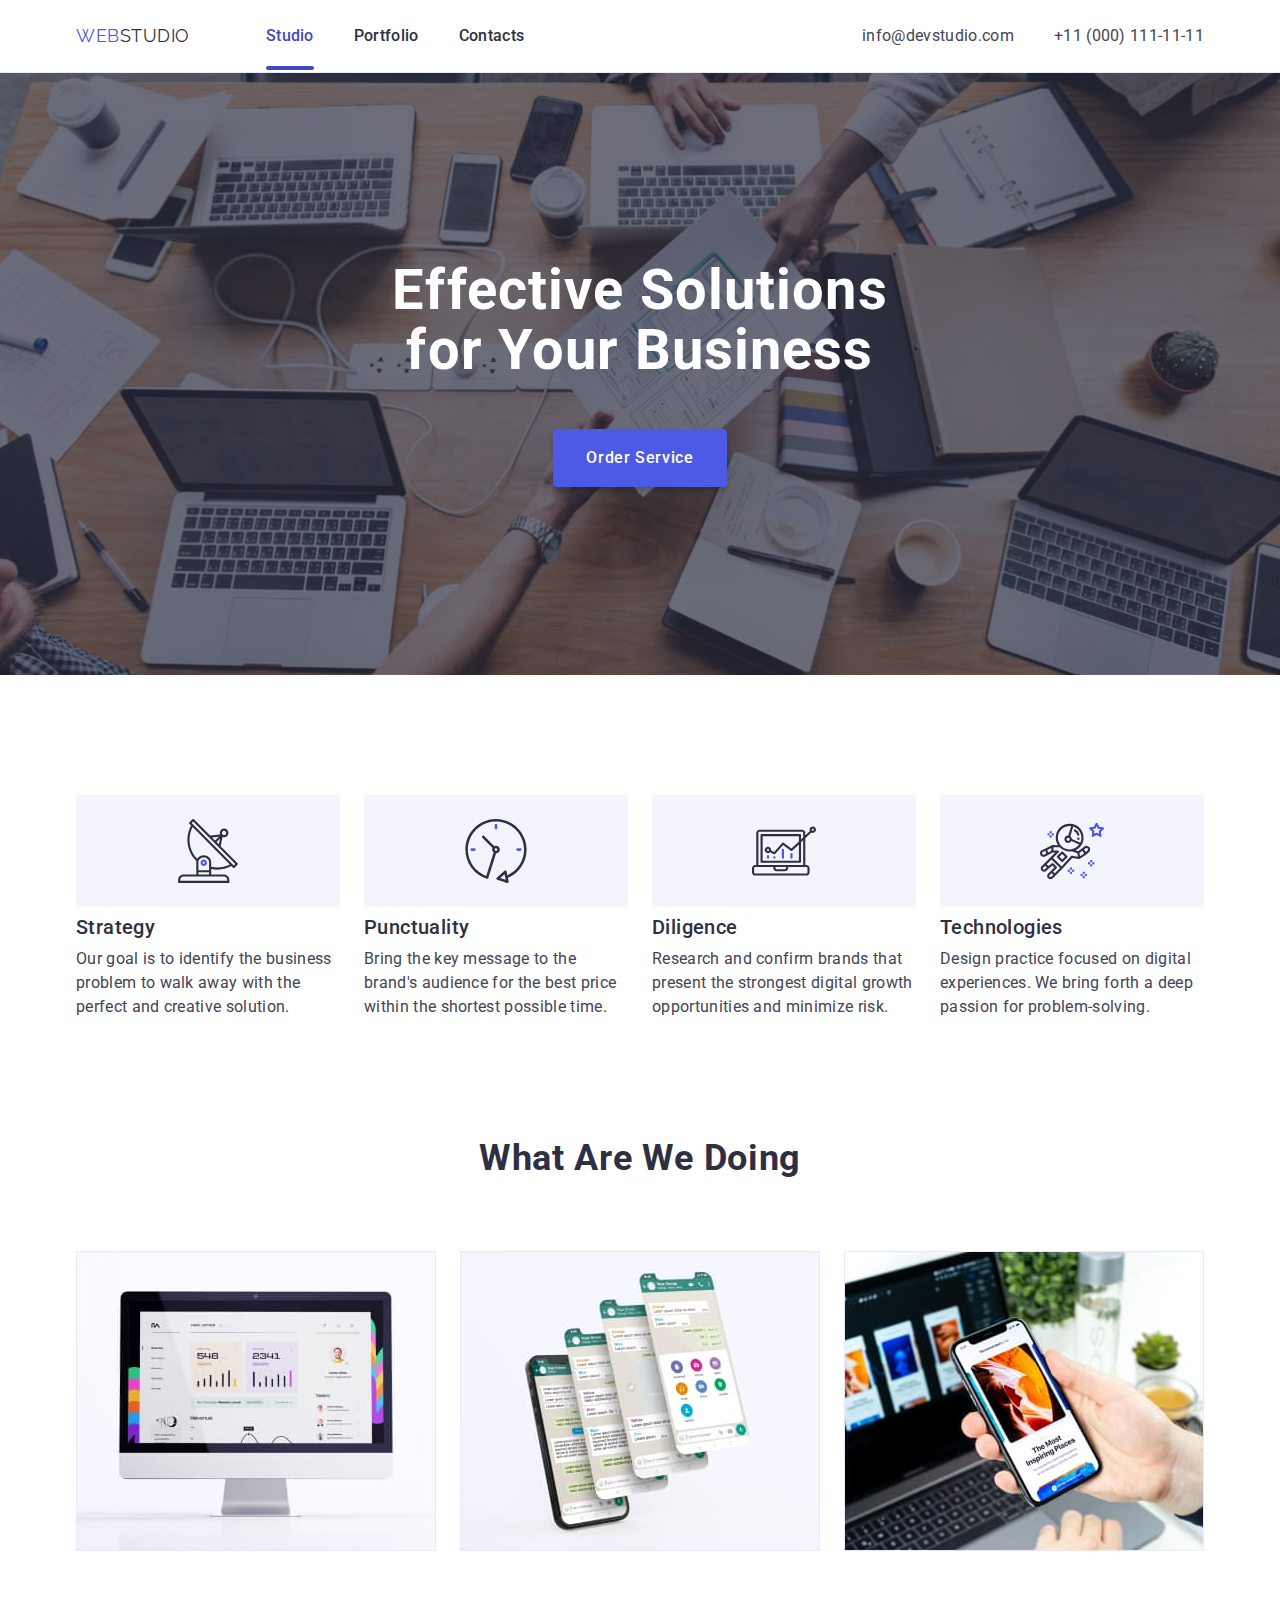
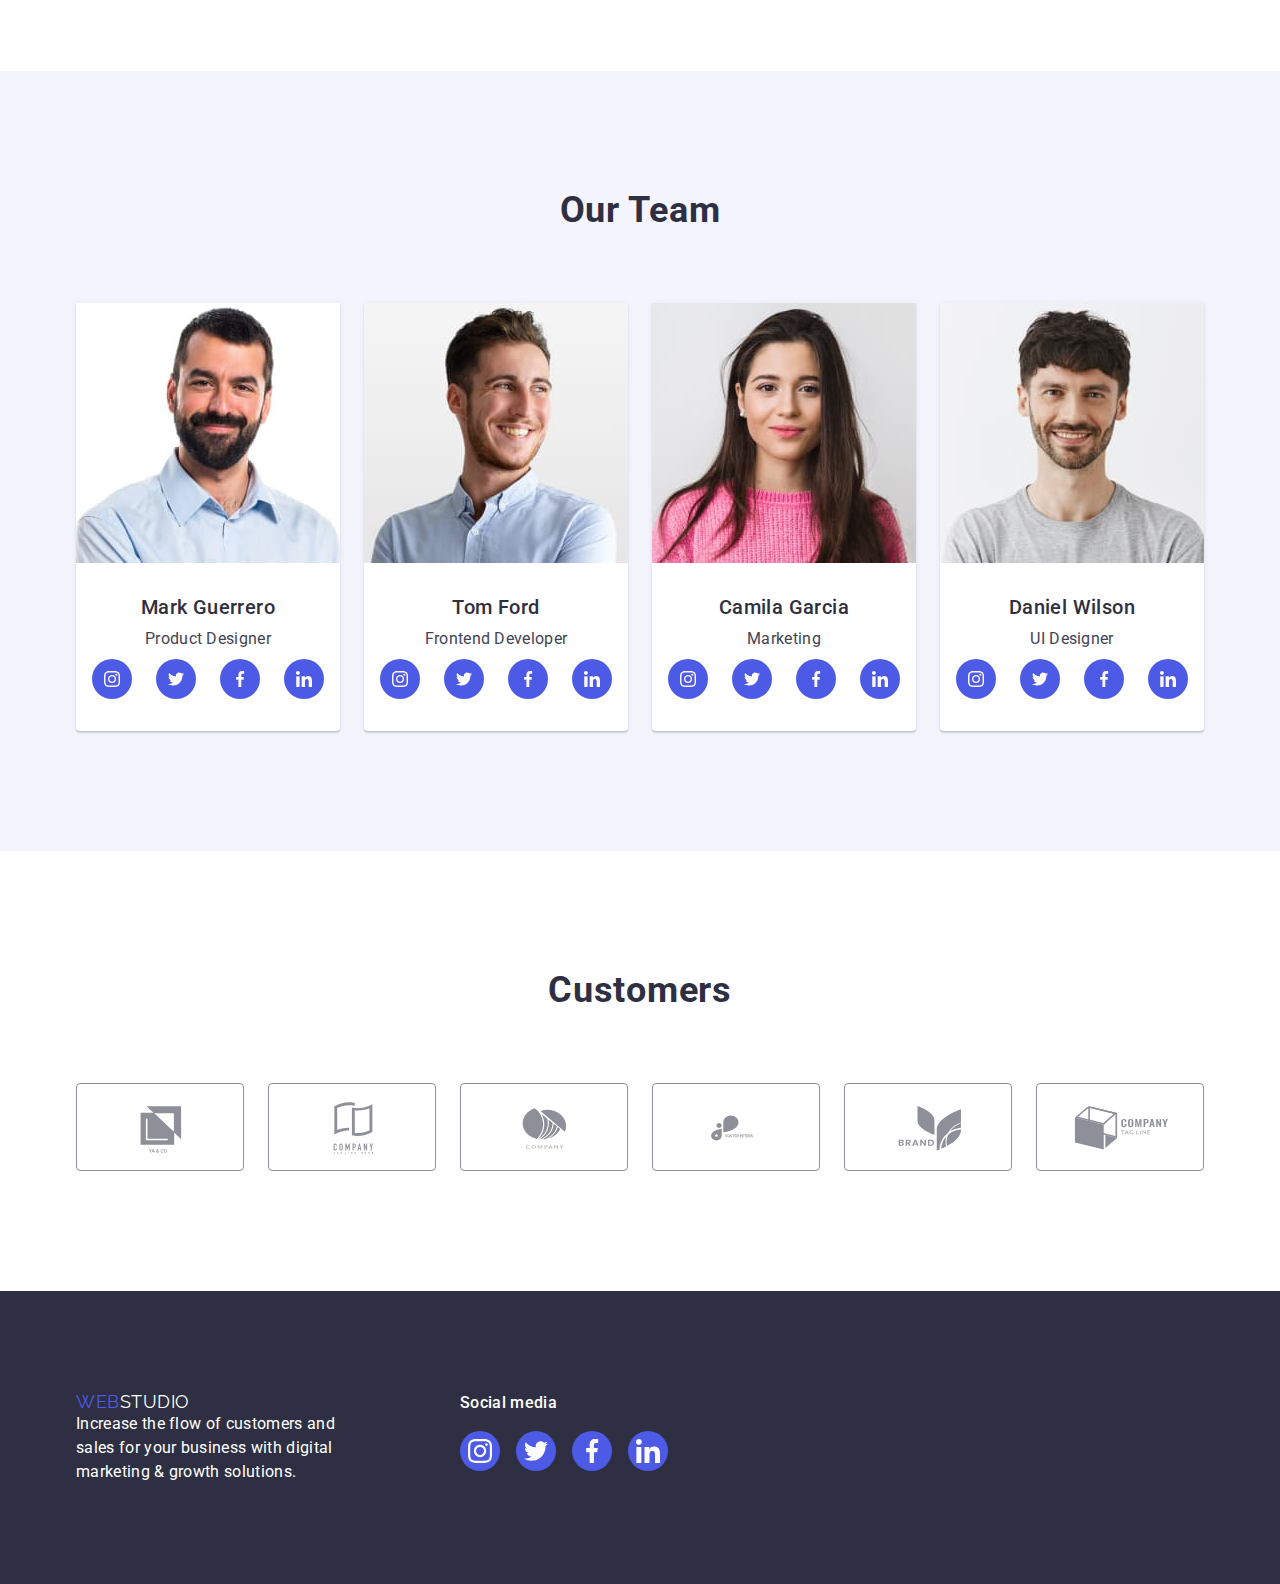
<file: index.html>
<!DOCTYPE html>
<html lang="en">
  <head>
    <meta charset="UTF-8" />
    <meta name="viewport" content="width=device-width, initial-scale=1.0" />
    <title>Homework 4</title>
    <link rel="preconnect" href="https://fonts.googleapis.com" />
    <link rel="preconnect" href="https://fonts.gstatic.com" crossorigin />
    <link
      href="https://fonts.googleapis.com/css2?family=Raleway:wght@800&family=Roboto:wght@400;500;700&display=swap"
      rel="stylesheet"
    />
    <link
      rel="stylesheet"
      href="https://cdnjs.cloudflare.com/ajax/libs/modern-normalize/2.0.0/modern-normalize.min.css"
    />
    <link rel="stylesheet" href="./css/styles.css" />
  </head>
  <body>
    <header class="header">
      <div class="container">
        <nav class="header-navigation-section">
          <a href="./index.html" class="logo link">
            Web<span class="web_logo">Studio</span>
          </a>
          <ul class="nav-list list">
            <li class="nav-list-items">
              <a href="./index.html" class="current nav-link link"
                >Studio
                <div class="underline"></div
              ></a>
            </li>
            <li class="nav-list-items">
              <a href="./portfolio.html" class="nav-link link">Portfolio </a>
            </li>
            <li class="nav-list-items">
              <a href="" class="nav-link link">Contacts </a>
            </li>
          </ul>
        </nav>
        <address class="header-navigation-address">
          <ul class="address-list list">
            <li class="address-list-items">
              <a href="mailto:info@devstudio.com" class="connect link"
                >info@devstudio.com
              </a>
            </li>
            <li class="address-list-items">
              <a href="tel:+110001111111" class="connect link">+11 (000) 111-11-11</a>
            </li>
          </ul>
        </address>
      </div>
    </header>
    <main>
      <section class="hero section-a section">
        <div class="container hero-container">
          <h1 class="h-hero">Effective Solutions for Your Business</h1>
          <button type="button" class="main_button" data-modal-open>Order Service</button>
        </div>
      </section>
      <section class="section-b section">
        <div class="container">
          <h2 class="visually-hidden">Description</h2>
          <ul class="list discription-list">
            <li class="discription-list-items anthena-icon">
              <div class="description-icons-div">
                <svg class="description-icons" width="64" height="64">
                  <use href="./images/icons.svg#icon-description-one"></use>
                </svg>
              </div>
              <h3 class="desc-three">Strategy</h3>
              <p class="desc-p">
                Our goal is to identify the business problem to walk away with the perfect
                and creative solution.
              </p>
            </li>
            <li class="discription-list-items clock-icon">
              <div class="description-icons-div">
                <svg class="description-icons" width="64" height="64">
                  <use href="./images/icons.svg#icon-description-two"></use>
                </svg>
              </div>
              <h3 class="desc-three">Punctuality</h3>
              <p class="desc-p">
                Bring the key message to the brand's audience for the best price within
                the shortest possible time.
              </p>
            </li>
            <li class="discription-list-items computer-icon">
              <div class="description-icons-div">
                <svg class="description-icons" width="64" height="64">
                  <use href="./images/icons.svg#icon-description-three"></use>
                </svg>
              </div>
              <h3 class="desc-three">Diligence</h3>
              <p class="desc-p">
                Research and confirm brands that present the strongest digital growth
                opportunities and minimize risk.
              </p>
            </li>
            <li class="discription-list-items cosmo-icon">
              <div class="description-icons-div">
                <svg class="description-icons" width="64" height="64">
                  <use href="./images/icons.svg#icon-discription-four"></use>
                </svg>
              </div>
              <h3 class="desc-three">Technologies</h3>
              <p class="desc-p">
                Design practice focused on digital experiences. We bring forth a deep
                passion for problem-solving.
              </p>
            </li>
          </ul>
        </div>
      </section>
      <section class="section-c section">
        <div class="container">
          <h2 class="all-two">What are we doing</h2>
          <ul class="list discription-list-img">
            <li class="discription-list-img-items">
              <img src="./images/what-1.jpg" alt="monitor" width="360" height="300" />
            </li>
            <li class="discription-list-img-items">
              <img
                src="./images/what-2.jpg"
                alt="multiple-screen"
                width="360"
                height="300"
              />
            </li>
            <li class="discription-list-img-items">
              <img
                src="./images/what-3.jpg"
                alt="mobile-phone"
                width="360"
                height="300"
              />
            </li>
          </ul>
        </div>
      </section>
      <section class="team_section section-d section">
        <div class="container">
          <h2 class="all-two">Our Team</h2>
          <ul class="list team-cards-list">
            <li class="team-cards-items">
              <img
                src="./images/product-designer.jpg"
                alt="Designer"
                width="264"
                height="260"
              />
              <div class="team-cards-text">
                <h3 class="desc-three">Mark Guerrero</h3>
                <p class="desc-p">Product Designer</p>
                <ul class="social-media-list-team">
                  <li class="social-media-list-items-team">
                    <a
                      class="link team-social-link"
                      href="https://instagram.com"
                      target="_blank"
                      ><svg class="icon team-icon" width="16" height="16">
                        <use
                          class="footer-social"
                          href="./images/icons.svg#icon-instagram"
                        ></use>
                      </svg>
                    </a>
                  </li>
                  <li class="social-media-list-items-team">
                    <a
                      class="link team-social-link"
                      href="https://twitter.com"
                      target="_blank"
                      ><svg class="icon team-icon" width="16" height="16">
                        <use
                          class="footer-social"
                          href="./images/icons.svg#icon-twitter"
                        ></use>
                      </svg>
                    </a>
                  </li>
                  <li class="social-media-list-items-team">
                    <a
                      class="link team-social-link"
                      href="https://facebook.com"
                      target="_blank"
                    >
                      <svg class="icon team-icon" width="16" height="16">
                        <use
                          class="footer-social"
                          href="./images/icons.svg#icon-facebook"
                        ></use>
                      </svg>
                    </a>
                  </li>
                  <li class="social-media-list-items-team">
                    <a
                      class="link team-social-link"
                      href="https://linkedin.com"
                      target="_blank"
                    >
                      <svg class="icon team-icon" width="16" height="16">
                        <use
                          class="footer-social"
                          href="./images/icons.svg#icon-linkedin"
                        ></use>
                      </svg>
                    </a>
                  </li>
                </ul>
              </div>
            </li>
            <li class="team-cards-items">
              <img
                src="./images/front-end-dev.jpg"
                alt="Frontend developer"
                width="264"
                height="260"
              />
              <div class="team-cards-text">
                <h3 class="desc-three">Tom Ford</h3>
                <p class="desc-p">Frontend Developer</p>
                <ul class="social-media-list-team">
                  <li class="social-media-list-items-team">
                    <a
                      class="link team-social-link"
                      href="https://instagram.com"
                      target="_blank"
                      ><svg class="icon team-icon" width="16" height="16">
                        <use
                          class="footer-social"
                          href="./images/icons.svg#icon-instagram"
                        ></use>
                      </svg>
                    </a>
                  </li>
                  <li class="social-media-list-items-team">
                    <a
                      class="link team-social-link"
                      href="https://twitter.com"
                      target="_blank"
                      ><svg class="icon team-icon" width="16" height="16">
                        <use
                          class="footer-social"
                          href="./images/icons.svg#icon-twitter"
                        ></use>
                      </svg>
                    </a>
                  </li>
                  <li class="social-media-list-items-team">
                    <a
                      class="link team-social-link"
                      href="https://facebook.com"
                      target="_blank"
                    >
                      <svg class="icon team-icon" width="16" height="16">
                        <use
                          class="footer-social"
                          href="./images/icons.svg#icon-facebook"
                        ></use>
                      </svg>
                    </a>
                  </li>
                  <li class="social-media-list-items-team">
                    <a
                      class="link team-social-link"
                      href="https://linkedin.com"
                      target="_blank"
                    >
                      <svg class="icon team-icon" width="16" height="16">
                        <use
                          class="footer-social"
                          href="./images/icons.svg#icon-linkedin"
                        ></use>
                      </svg>
                    </a>
                  </li>
                </ul>
              </div>
            </li>
            <li class="team-cards-items">
              <img
                src="./images/marketologist.jpg"
                alt="Marketologist"
                width="264"
                height="260"
              />
              <div class="team-cards-text">
                <h3 class="desc-three">Camila Garcia</h3>
                <p class="desc-p">Marketing</p>
                <ul class="social-media-list-team">
                  <li class="social-media-list-items-team">
                    <a
                      class="link team-social-link"
                      href="https://instagram.com"
                      target="_blank"
                      ><svg class="icon team-icon" width="16" height="16">
                        <use
                          class="footer-social"
                          href="./images/icons.svg#icon-instagram"
                        ></use>
                      </svg>
                    </a>
                  </li>
                  <li class="social-media-list-items-team">
                    <a
                      class="link team-social-link"
                      href="https://twitter.com"
                      target="_blank"
                      ><svg class="icon team-icon" width="16" height="16">
                        <use
                          class="footer-social"
                          href="./images/icons.svg#icon-twitter"
                        ></use>
                      </svg>
                    </a>
                  </li>
                  <li class="social-media-list-items-team">
                    <a
                      class="link team-social-link"
                      href="https://facebook.com"
                      target="_blank"
                    >
                      <svg class="icon team-icon" width="16" height="16">
                        <use
                          class="footer-social"
                          href="./images/icons.svg#icon-facebook"
                        ></use>
                      </svg>
                    </a>
                  </li>
                  <li class="social-media-list-items-team">
                    <a
                      class="link team-social-link"
                      href="https://linkedin.com"
                      target="_blank"
                    >
                      <svg class="icon team-icon" width="16" height="16">
                        <use
                          class="footer-social"
                          href="./images/icons.svg#icon-linkedin"
                        ></use>
                      </svg>
                    </a>
                  </li>
                </ul>
              </div>
            </li>
            <li class="team-cards-items">
              <img src="./images/designer.jpg" alt="designer" width="264" height="260" />
              <div class="team-cards-text">
                <h3 class="desc-three">Daniel Wilson</h3>
                <p class="desc-p">UI Designer</p>
                <ul class="social-media-list-team">
                  <li class="social-media-list-items-team">
                    <a
                      class="link team-social-link"
                      href="https://instagram.com"
                      target="_blank"
                      ><svg class="icon team-icon" width="16" height="16">
                        <use
                          class="footer-social"
                          href="./images/icons.svg#icon-instagram"
                        ></use>
                      </svg>
                    </a>
                  </li>
                  <li class="social-media-list-items-team">
                    <a
                      class="link team-social-link"
                      href="https://twitter.com"
                      target="_blank"
                      ><svg class="icon team-icon" width="16" height="16">
                        <use
                          class="footer-social"
                          href="./images/icons.svg#icon-twitter"
                        ></use>
                      </svg>
                    </a>
                  </li>
                  <li class="social-media-list-items-team">
                    <a
                      class="link team-social-link"
                      href="https://facebook.com"
                      target="_blank"
                    >
                      <svg class="icon team-icon" width="16" height="16">
                        <use
                          class="footer-social"
                          href="./images/icons.svg#icon-facebook"
                        ></use>
                      </svg>
                    </a>
                  </li>
                  <li class="social-media-list-items-team">
                    <a
                      class="link team-social-link"
                      href="https://linkedin.com"
                      target="_blank"
                    >
                      <svg class="icon team-icon" width="16" height="16">
                        <use
                          class="footer-social"
                          href="./images/icons.svg#icon-linkedin"
                        ></use>
                      </svg>
                    </a>
                  </li>
                </ul>
              </div>
            </li>
          </ul>
        </div>
      </section>
      <section class="section customers-section section-f">
        <div class="container">
          <h2 class="all-two">Customers</h2>
          <ul class="customers-list list">
            <li class="customers-list-items">
              <a href="" class="link customer-links">
                <svg class="icon customers" width="104" height="56">
                  <use href="./images/icons.svg#icon-customer-one"></use>
                </svg>
              </a>
            </li>
            <li class="customers-list-items">
              <a href="" class="link customer-links">
                <svg class="icon customers" width="104" height="56">
                  <use href="./images/icons.svg#icon-customer-two"></use>
                </svg>
              </a>
            </li>
            <li class="customers-list-items">
              <a href="" class="link customer-links">
                <svg class="icon customers" width="104" height="56">
                  <use href="./images/icons.svg#icon-customer-three"></use>
                </svg>
              </a>
            </li>
            <li class="customers-list-items">
              <a href="" class="link customer-links">
                <svg class="icon customers" width="104" height="56">
                  <use href="./images/icons.svg#icon-customer-four"></use>
                </svg>
              </a>
            </li>
            <li class="customers-list-items">
              <a href="" class="link customer-links">
                <svg class="icon customers" width="104" height="56">
                  <use href="./images/icons.svg#icon-customer-five"></use>
                </svg>
              </a>
            </li>
            <li class="customers-list-items">
              <a href="" class="link customer-links">
                <svg class="icon customers" width="104" height="56">
                  <use href="./images/icons.svg#icon-customer-six"></use>
                </svg>
              </a>
            </li>
          </ul>
        </div>
      </section>
    </main>
    <footer class="footer">
      <div class="container footer-div">
        <div class="logo-text">
          <a href="./index.html" class="logo link logo-bottom"
            >Web<span class="web_logo white_logo">Studio</span></a
          >
          <p class="footer-p">
            Increase the flow of customers and sales for your business with digital
            marketing & growth solutions.
          </p>
        </div>
        <div class="social-media">
          <p class="social-media-paragraph">Social media</p>
          <ul class="social-media-list">
            <li class="social-media-list-items">
              <a
                class="link foter-icon-links"
                href="https://instagram.com"
                target="_blank"
                ><svg class="icon footer-icon" width="24" height="24">
                  <use
                    class="footer-social"
                    href="./images/icons.svg#icon-instagram"
                  ></use>
                </svg>
              </a>
            </li>
            <li class="social-media-list-items">
              <a class="link foter-icon-links" href="https://twitter.com" target="_blank"
                ><svg class="icon footer-icon" width="24" height="24">
                  <use class="footer-social" href="./images/icons.svg#icon-twitter"></use>
                </svg>
              </a>
            </li>
            <li class="social-media-list-items">
              <a
                class="link foter-icon-links"
                href="https://facebook.com"
                target="_blank"
              >
                <svg class="icon footer-icon" width="24" height="24">
                  <use
                    class="footer-social"
                    href="./images/icons.svg#icon-facebook"
                  ></use>
                </svg>
              </a>
            </li>
            <li class="social-media-list-items">
              <a
                class="link foter-icon-links"
                href="https://linkedin.com"
                target="_blank"
              >
                <svg class="icon footer-icon" width="24" height="24">
                  <use
                    class="footer-social"
                    href="./images/icons.svg#icon-linkedin"
                  ></use>
                </svg>
              </a>
            </li>
          </ul>
        </div>
      </div>
    </footer>
    <div data-modal class="backdrop is-hidden">
      <div class="modal">
        <button data-modal-close class="modal-btn" type="button">
          <svg class="modal-button-icon" width="8" height="8">
            <use href="./images/icons.svg#cross"></use>
          </svg>
        </button>
      </div>
    </div>
    <script src="./js/modal.js"></script>
  </body>
</html>
</file>
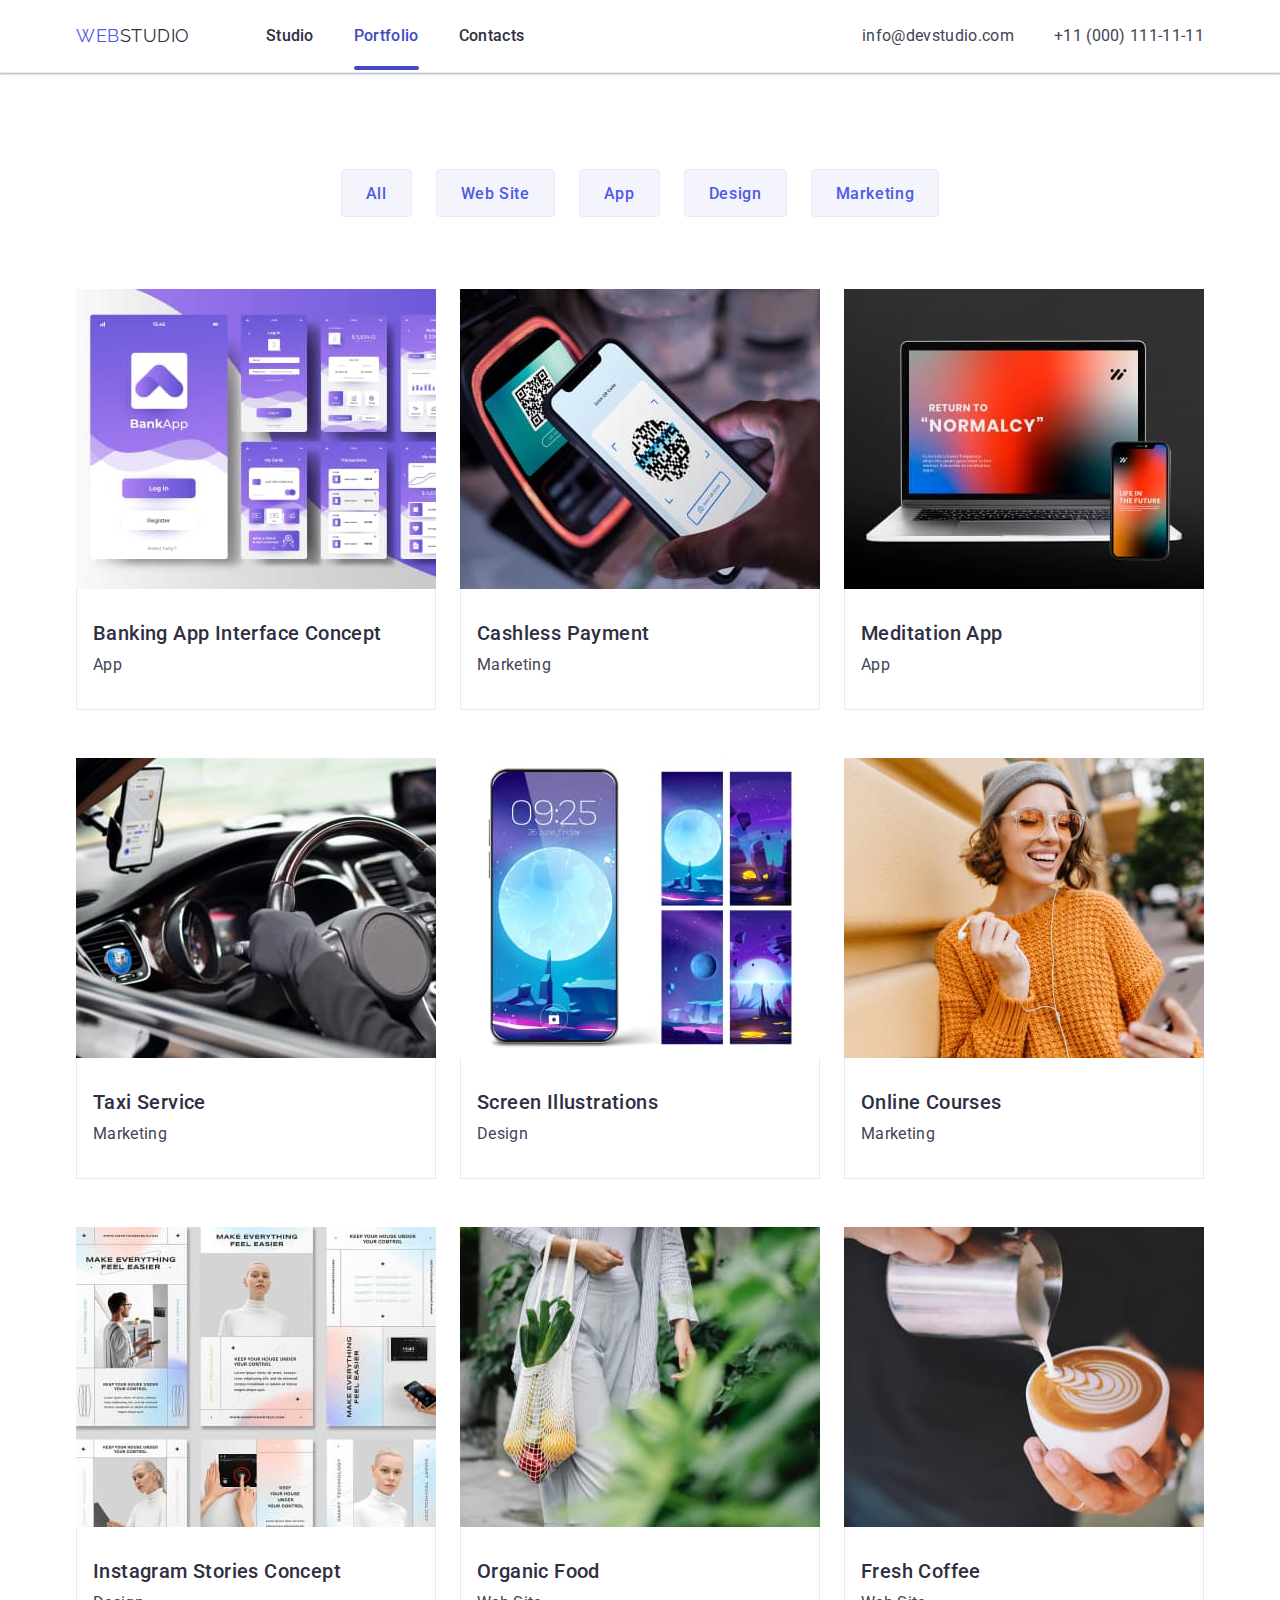
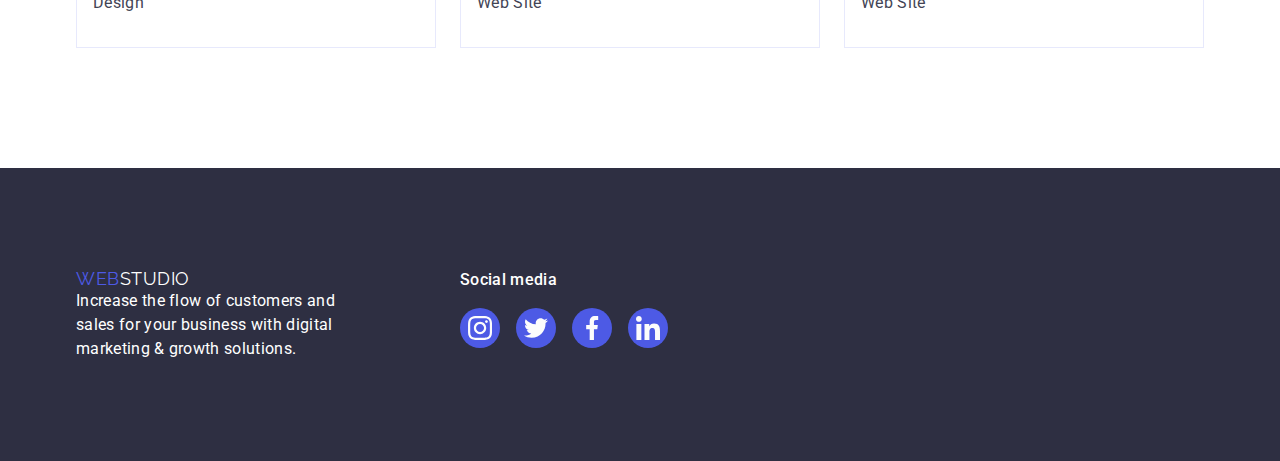
<file: portfolio.html>
<!DOCTYPE html>
<html lang="en">
  <head>
    <meta charset="UTF-8" />
    <meta name="viewport" content="width=device-width, initial-scale=1.0" />
    <title>Portfolio</title>
    <link rel="preconnect" href="https://fonts.googleapis.com" />
    <link rel="preconnect" href="https://fonts.gstatic.com" crossorigin />
    <link
      href="https://fonts.googleapis.com/css2?family=Raleway:wght@800&family=Roboto:wght@400;500;700&display=swap"
      rel="stylesheet"
    />
    <link
      rel="stylesheet"
      href="https://cdnjs.cloudflare.com/ajax/libs/modern-normalize/2.0.0/modern-normalize.min.css"
    />
    <link rel="stylesheet" href="./css/styles.css" />
  </head>
  <body>
    <div class="wrapper">
      <header class="header">
        <div class="container">
          <nav class="header-navigation-section">
            <a href="./index.html" class="logo link">
              Web<span class="web_logo">Studio</span>
            </a>
            <ul class="nav-list list">
              <li class="nav-list-items">
                <a href="./index.html" class="nav-link link">Studio</a>
              </li>
              <li class="nav-list-items">
                <a href="./portfolio.html" class="current nav-link link">Portfolio</a>
              </li>
              <li class="nav-list-items">
                <a href="" class="nav-link link">Contacts</a>
              </li>
            </ul>
          </nav>
          <address class="header-navigation-address">
            <ul class="address-list list">
              <li class="address-list-items">
                <a href="mailto:info@devstudio.com" class="connect link"
                  >info@devstudio.com</a
                >
              </li>
              <li class="address-list-items">
                <a href="tel:+110001111111" class="connect link">+11 (000) 111-11-11</a>
              </li>
            </ul>
          </address>
        </div>
      </header>
      <main>
        <section class="images_section_portfolio section">
          <div class="container">
            <h1 class="visually-hidden">our vectors</h1>
            <ul class="nav-buttons-list list">
              <li class="nav-buttons-list-item">
                <button class="nav-buttons" type="button">All</button>
              </li>
              <li class="nav-buttons-list-item">
                <button class="nav-buttons" type="button">Web Site</button>
              </li>
              <li class="nav-buttons-list-item">
                <button class="nav-buttons" type="button">App</button>
              </li>
              <li class="nav-buttons-list-item">
                <button class="nav-buttons" type="button">Design</button>
              </li>
              <li class="nav-buttons-list-item">
                <button class="nav-buttons" type="button">Marketing</button>
              </li>
            </ul>
            <ul class="images-block-big list">
              <li class="images-block-big-list">
                <a href="/" class="link images-block-big-link">
                  <div class="overlay">
                    <img
                      src="./images/banking-app.jpg"
                      alt="Bank application interface"
                      width="360"
                      height="300"
                    />
                    <p class="overlay-p">
                      14 Stylish and User-Friendly App Design Concepts &#183; Task Manager
                      App &#183; Calorie Tracker App &#183; Exotic Fruit Ecommerce App
                      &#183; Cloud Storage App
                    </p>
                  </div>
                  <div class="images-block-big-text">
                    <h2 class="desc-three link">Banking App Interface Concept</h2>
                    <p class="desc-p link">App</p>
                  </div></a
                >
              </li>
              <li class="images-block-big-list">
                <a href="/" class="link images-block-big-link">
                  <div class="overlay">
                    <img
                      src="./images/qr-scanning.jpg"
                      alt="Scaning QR Code"
                      width="360"
                      height="300"
                    />
                    <p class="overlay-p">
                      14 Stylish and User-Friendly App Design Concepts &#183; Task Manager
                      App &#183; Calorie Tracker App &#183; Exotic Fruit Ecommerce App
                      &#183; Cloud Storage App
                    </p>
                  </div>
                  <div class="images-block-big-text">
                    <h2 class="desc-three link">Cashless Payment</h2>
                    <p class="desc-p link">Marketing</p>
                  </div>
                </a>
              </li>
              <li class="images-block-big-list">
                <a href="/" class="link images-block-big-link">
                  <div class="overlay">
                    <img
                      src="./images/meditation-app.jpg"
                      alt="Application for meditation for phones and laptops"
                      width="360"
                      height="300"
                      class="hidden-port"
                    />
                    <p class="overlay-p">
                      14 Stylish and User-Friendly App Design Concepts &#183; Task Manager
                      App &#183; Calorie Tracker App &#183; Exotic Fruit Ecommerce App
                      &#183; Cloud Storage App
                    </p>
                  </div>
                  <div class="images-block-big-text">
                    <h2 class="desc-three link">Meditation App</h2>
                    <p class="desc-p link">App</p>
                  </div>
                </a>
              </li>
              <li class="images-block-big-list">
                <a href="/" class="link images-block-big-link">
                  <div class="overlay">
                    <img
                      src="./images/taxi.jpg"
                      alt="Taxi driver in the open car window"
                      width="360"
                      height="300"
                      class="hidden-port"
                    />
                    <p class="overlay-p">
                      14 Stylish and User-Friendly App Design Concepts &#183; Task Manager
                      App &#183; Calorie Tracker App &#183; Exotic Fruit Ecommerce App
                      &#183; Cloud Storage App
                    </p>
                  </div>
                  <div class="images-block-big-text">
                    <h2 class="desc-three link">Taxi Service</h2>
                    <p class="desc-p link">Marketing</p>
                  </div>
                </a>
              </li>
              <li class="images-block-big-list">
                <a href="/" class="link images-block-big-link">
                  <div class="overlay">
                    <img
                      src="./images/illustration.jpg"
                      alt="Phone wallpaper illustrations"
                      width="360"
                      height="300"
                      class="hidden-port"
                    />
                    <p class="overlay-p">
                      14 Stylish and User-Friendly App Design Concepts &#183; Task Manager
                      App &#183; Calorie Tracker App &#183; Exotic Fruit Ecommerce App
                      &#183; Cloud Storage App
                    </p>
                  </div>
                  <div class="images-block-big-text">
                    <h2 class="desc-three link">Screen Illustrations</h2>
                    <p class="desc-p link">Design</p>
                  </div>
                </a>
              </li>
              <li class="images-block-big-list">
                <a href="/" class="link images-block-big-link">
                  <div class="overlay">
                    <img
                      src="./images/education.jpg"
                      alt="Smiling women chating in the street"
                      width="360"
                      height="300"
                      class="hidden-port"
                    />
                    <p class="overlay-p">
                      14 Stylish and User-Friendly App Design Concepts &#183; Task Manager
                      App &#183; Calorie Tracker App &#183; Exotic Fruit Ecommerce App
                      &#183; Cloud Storage App
                    </p>
                  </div>
                  <div class="images-block-big-text">
                    <h2 class="desc-three link">Online Courses</h2>
                    <p class="desc-p link">Marketing</p>
                  </div>
                </a>
              </li>
              <li class="images-block-big-list">
                <a href="/" class="link images-block-big-link">
                  <div class="overlay">
                    <img
                      src="./images/instagram-stories.jpg"
                      alt="Design of Instagram Stories"
                      width="360"
                      height="300"
                      class="hidden-port"
                    />
                    <p class="overlay-p">
                      14 Stylish and User-Friendly App Design Concepts &#183; Task Manager
                      App &#183; Calorie Tracker App &#183; Exotic Fruit Ecommerce App
                      &#183; Cloud Storage App
                    </p>
                  </div>
                  <div class="images-block-big-text">
                    <h2 class="desc-three link">Instagram Stories Concept</h2>
                    <p class="desc-p link">Design</p>
                  </div>
                </a>
              </li>
              <li class="images-block-big-list">
                <a href="/" class="link images-block-big-link">
                  <div class="overlay">
                    <img
                      src="./images/eco-food.jpg"
                      alt="Bag with fruits on the hend"
                      width="360"
                      height="300"
                      class="hidden-port"
                    />
                    <p class="overlay-p">
                      14 Stylish and User-Friendly App Design Concepts &#183; Task Manager
                      App &#183; Calorie Tracker App &#183; Exotic Fruit Ecommerce App
                      &#183; Cloud Storage App
                    </p>
                  </div>
                  <div class="images-block-big-text">
                    <h2 class="desc-three link">Organic Food</h2>
                    <p class="desc-p link">Web Site</p>
                  </div>
                </a>
              </li>
              <li class="images-block-big-list">
                <a href="/" class="link images-block-big-link">
                  <div class="overlay">
                    <img
                      src="./images/coffee.jpg"
                      alt="making-cofee"
                      width="360"
                      height="300"
                      class="hidden-port"
                    />
                    <p class="overlay-p">
                      14 Stylish and User-Friendly App Design Concepts &#183; Task Manager
                      App &#183; Calorie Tracker App &#183; Exotic Fruit Ecommerce App
                      &#183; Cloud Storage App
                    </p>
                  </div>
                  <div class="images-block-big-text">
                    <h2 class="desc-three link">Fresh Coffee</h2>
                    <p class="desc-p link">Web Site</p>
                  </div>
                </a>
              </li>
            </ul>
          </div>
        </section>
      </main>
      <footer class="footer">
        <div class="container footer-div">
          <div class="logo-text">
            <a href="./index.html" class="logo link logo-bottom"
              >Web<span class="web_logo white_logo">Studio</span></a
            >
            <p class="footer-p">
              Increase the flow of customers and sales for your business with digital
              marketing & growth solutions.
            </p>
          </div>
          <div class="social-media">
            <p class="social-media-paragraph">Social media</p>
            <ul class="social-media-list">
              <li class="social-media-list-items">
                <a
                  class="link foter-icon-links"
                  href="https://instagram.com"
                  target="_blank"
                  ><svg class="icon footer-icon" width="24" height="24">
                    <use
                      class="footer-social"
                      href="./images/icons.svg#icon-instagram"
                    ></use>
                  </svg>
                </a>
              </li>
              <li class="social-media-list-items">
                <a
                  class="link foter-icon-links"
                  href="https://twitter.com"
                  target="_blank"
                  ><svg class="icon footer-icon" width="24" height="24">
                    <use
                      class="footer-social"
                      href="./images/icons.svg#icon-twitter"
                    ></use>
                  </svg>
                </a>
              </li>
              <li class="social-media-list-items">
                <a
                  class="link foter-icon-links"
                  href="https://facebook.com"
                  target="_blank"
                >
                  <svg class="icon footer-icon" width="24" height="24">
                    <use
                      class="footer-social"
                      href="./images/icons.svg#icon-facebook"
                    ></use>
                  </svg>
                </a>
              </li>
              <li class="social-media-list-items">
                <a
                  class="link foter-icon-links"
                  href="https://linkedin.com"
                  target="_blank"
                >
                  <svg class="icon footer-icon" width="24" height="24">
                    <use
                      class="footer-social"
                      href="./images/icons.svg#icon-linkedin"
                    ></use>
                  </svg>
                </a>
              </li>
            </ul>
          </div>
        </div>
      </footer>
    </div>
  </body>
</html>
</file>
<file: css/styles.css>
:root {
  --dark: #2e2f42;
  --primary-brand: #4d5ae5;
  --pressed-state: #404bbf;
  --success: #31d0aa;
  --text: #434455;
  --subtle-text: #8e8f99;
  --accent: #e7e9fc;
  --light: #f4f4fd;
  --modal-overlay: #2e2f4266;
  --here-background: #2e2f42b2;
  --white-background: #ffffff;
  --modal-background: #fcfcfc;
  --white: #fff;
}

a .underline:focus,
a .underline:hover {
  opacity: 1;
}
/* загальні вимоги до тегів */
.container {
  width: 1158px;
  padding: 0 15px;
  margin: 0 auto;
}

.section {
  padding: 120px 0;
}

.section-c {
  padding-top: 0;
  padding-bottom: 120px;
}

h1,
h2,
h3,
p {
  margin-top: 0;
  margin-bottom: 0;
}

img {
  display: block;
}

ul {
  display: flex;
  gap: 24px;

  padding: 0;
  margin: 0;

  list-style-type: none;
}

.link {
  text-decoration: none;
}

.list {
  padding-left: 0;
}

body {
  font-family: "Roboto", sans-serif;

  color: var(--dark);
  background-color: var(--white);
}

/* скритий h1 на portfolio*/

.visually-hidden {
  position: absolute;
  width: 1px;
  height: 1px;
  margin: -1px;
  border: 0;
  padding: 0;
  white-space: nowrap;
  clip-path: inset(100%);
  clip: rect(0 0 0 0);
  overflow: hidden;
}

/* весь h2 текст на index.html */
.all-two {
  text-align: center;

  color: var(--dark);

  font-size: 36px;
  line-height: 1.11;
  letter-spacing: 0.72px;
  text-transform: capitalize;

  margin-bottom: 72px;
}

/* весь h3 */
.desc-three {
  color: var(--dark);

  font-size: 20px;
  font-weight: 500;
  line-height: 1.2;
  letter-spacing: 0.4px;

  margin-bottom: 8px;
}

/* Область хедера */

.header {
  border-bottom: 1px solid var(--accent);
  width: 100%;
  box-shadow: 0px 2px 1px rgba(46, 47, 66, 0.08), 0px 1px 1px rgba(46, 47, 66, 0.16),
    0px 1px 6px rgba(46, 47, 66, 0.08);
}

header .container {
  display: flex;
  flex-wrap: wrap;
}

/* Навігація включаючи логотип */
.header-navigation-section {
  display: flex;
  align-items: center;
  margin-right: auto;
}

.logo {
  font-family: "Raleway", sans-serif;
  font-size: 18px;
  line-height: 1.17;
  letter-spacing: 0.03em;
  text-transform: uppercase;

  color: var(--primary-brand);

  margin-right: 76px;
}

.web_logo {
  color: var(--dark);
}

/* навігація (ссилки) в хедері без логотипу */

.nav-list {
  display: flex;
  flex-wrap: wrap;
  gap: 40px;
}

.nav-link {
  position: relative;

  color: var(--dark);

  font-size: 16px;
  font-weight: 500;
  line-height: 1.5;
  letter-spacing: 0.02em;

  padding: 24px 0;

  transition: color 250ms cubic-bezier(0.4, 0, 0.2, 1);
}

.nav-link:hover,
.nav-link:focus {
  color: var(--pressed-state);
}

.current {
  color: var(--pressed-state);
}

/* Адресса  */
.header-navigation-address {
  align-items: center;
  position: relative;

  font-style: normal;
}

.address-list {
  display: flex;
  flex-wrap: wrap;
  gap: 40px;
  justify-content: right;
}

.address-list-items {
  padding: 24px 0;
}

.header-navigation-address .connect {
  position: relative;

  color: var(--text);
  font-size: 16px;
  font-weight: 400;
  line-height: 1.5;
  letter-spacing: 0.02em;

  transition: color 250ms cubic-bezier(0.4, 0, 0.2, 1);
}

.header-navigation-address .connect:hover,
.header-navigation-address .connect:focus {
  color: var(--pressed-state);
}

/* лінія під навігацією */
.current:after,
.current:after {
  content: "";
  position: absolute;

  bottom: -1px;
  left: 0;
  width: 100%;
  height: 4px;

  border-radius: 2px;

  background-color: var(--pressed-state);
}

/* Hero секція */
/* h1 на hiro секції */
.h-hero {
  color: var(--white);
  font-size: 56px;
  text-align: center;
  font-style: normal;
  font-weight: 700;
  line-height: 1.07;
  letter-spacing: 0.02em;

  max-width: 496px;
}

.hero {
  background-color: var(--dark);
  background-image: linear-gradient(
      to bottom,
      rgba(46, 47, 66, 0.7),
      rgba(46, 47, 66, 0.7)
    ),
    url(../images/people-office.jpg);
  background-repeat: no-repeat;
  background-position: center;
  background-size: cover;

  max-width: 1440px;

  padding-bottom: 188px;
  padding-top: 188px;
}

.hero-container {
  display: flex;
  flex-direction: column;
  align-items: center;
}

/* кнопка з hero */
.main_button {
  font-family: "Roboto", sans-serif;
  color: var(--white);
  font-size: 16px;
  font-weight: 500;
  line-height: 24px;
  letter-spacing: 0.04em;
  text-align: center;

  border: 1px solid transparent;
  border-radius: 4px;

  background: var(--primary-brand);
  box-shadow: 0px 4px 4px 0px rgba(0, 0, 0, 0.15);

  min-width: 169px;
  padding: 16px 32px;
  margin-top: 48px;

  transition: background-color 250ms cubic-bezier(0.4, 0, 0.2, 1);
}

.main_button:focus,
.main_button:hover {
  background: var(--pressed-state);
  cursor: pointer;
}

/* cекція 2 опис та 3 картинки*/

.discription-list-img,
.discription-list {
  display: flex;
  flex-wrap: wrap;
  gap: 24px;
}

.description-icons-div {
  background-color: var(--light);
  height: 112px;
  display: flex;
  align-items: center;
  justify-content: center;
  border-radius: 4px;
  margin-bottom: 8px;
}

.discription-list-items {
  min-width: 264px;
  width: calc((100% - 72px) / 4);
}

.discription-list-img-items {
  width: calc((100% - 48px) / 3);
}

.desc-p {
  font-size: 16px;
  line-height: 1.5;
  letter-spacing: 0.02em;

  color: var(--text);
}

/* секція команди */

.team-icon {
  display: flex;
  justify-content: center;
  align-items: center;
  margin: 12px 12px;
  fill: var(--light);
}

.team-social-link {
  width: 100%;
  transition: background-color 250ms cubic-bezier(0.4, 0, 0.2, 1);
  height: 100%;
  background-color: var(--primary-brand);
  border-radius: 50%;
  display: flex;
  align-items: center;
  justify-content: center;
}

.team-social-link:hover,
.team-social-link:focus {
  background-color: var(--pressed-state);
}

.social-media-list-team {
  justify-content: center;
  margin: 0 auto;
}

.team_section {
  background-color: var(--light);
}

.team-cards {
  max-width: 264px;
}

.team-cards-items {
  max-width: 264px;
  width: calc((100% - 72px) / 4);

  text-align: center;

  background: var(--white);
  border-radius: 0px 0px 4px 4px;
  box-shadow: 0px 2px 1px 0px rgba(46, 47, 66, 0.08),
    0px 1px 1px 0px rgba(46, 47, 66, 0.16), 0px 1px 6px 0px rgba(46, 47, 66, 0.08);
}

.team-cards-items p {
  padding-bottom: 8px;
}

.team-cards-text {
  padding: 32px 0px;
}
.customer-links {
  color: var(--subtle-text);
  display: flex;
  align-items: center;
  justify-content: center;

  width: 100%;
  height: 100%;

  border: 1px solid var(--subtle-text);
  border-radius: 4px;

  transition: border-color 250ms cubic-bezier(0.4, 0, 0.2, 1),
    color 250ms cubic-bezier(0.4, 0, 0.2, 1);
}

.customers {
  fill: currentColor;

  width: 168px;
  height: 88px;
  padding: 16px 32px;
  justify-content: center;

  transition-property: fill;
  transition-duration: 250ms;
}

.customer-links:hover,
.customer-links:focus {
  border-color: var(--pressed-state);
  color: var(--pressed-state);
}

.customers:hover,
.customers:focus {
  fill: var(--pressed-state);
}

.customers-list {
  display: flex;
  justify-content: center;
  flex-wrap: wrap;
}

.customers-list-items {
  position: relative;
  display: flex;
  height: 88px;
  width: calc((100% - 120px) / 6);
}

/* футер */
.footer {
  background-color: var(--dark);
  color: var(--light);

  padding-top: 100px;
  padding-bottom: 100px;
}

.logo-text {
  margin-right: 120px;
}

.footer,
.footer-div {
  display: flex;
  align-items: baseline;
}

.footer-p {
  font-size: 16px;
  line-height: 1.5;
  letter-spacing: 0.02em;
  color: var(--white-background);

  width: 264px;
}

.social-media-paragraph {
  font-weight: 500;
  font-size: 16px;
  line-height: 1.5;
  letter-spacing: 0.02em;
  color: var(--white-background);
  margin-bottom: 16px;
}

.white_logo {
  color: var(--white-background);
}

.logo-bottom {
  display: inline-block;
  margin-right: 0;
}

/* social links footer */

.social-media-list {
  display: flex;
  flex-wrap: wrap;
  gap: 16px;
}

.foter-icon-links {
  width: 100%;
  height: 100%;

  background-color: var(--primary-brand);
  border-radius: 50%;

  display: flex;
  justify-content: center;
  align-items: center;
  transition: background-color 250ms cubic-bezier(0.4, 0, 0.2, 1);
}

.footer-icon {
  display: flex;
  justify-content: center;
  align-items: center;
  margin: 8px 8px;
  fill: var(--light);
}

.social-media-list-items {
  transition-property: background-color;
  transition-duration: 250ms;
}

.foter-icon-links:focus,
.foter-icon-links:hover {
  background-color: var(--success);
}

.footer-social {
  fill: var(--modal-background);
}

/* кнопки з portfolio.html */
.nav-buttons-list {
  display: flex;
  justify-content: center;
  margin-bottom: 72px;
}

.nav-buttons {
  font-family: "Roboto", sans-serif;
  text-decoration: none;
  font-size: 16px;
  font-weight: 500;
  line-height: 1.5;
  letter-spacing: 0.04em;
  color: var(--primary-brand);

  background: var(--light);

  border-radius: 4px;
  border: 1px solid var(--accent);

  height: 48px;
  padding: 12px 24px;

  transition: color 250ms cubic-bezier(0.4, 0, 0.2, 1),
    background-color 250ms cubic-bezier(0.4, 0, 0.2, 1),
    border-color 250ms cubic-bezier(0.4, 0, 0.2, 1),
    box-shadow 250ms cubic-bezier(0.4, 0, 0.2, 1);
}

.nav-buttons:hover,
.nav-buttons:focus {
  color: var(--white);
  background-color: var(--pressed-state);
  border: 1px solid transparent;
  cursor: pointer;
  box-shadow: 0px 3px 1px rgba(0, 0, 0, 0.1), 0px 2px 1px rgba(0, 0, 0, 0.08),
    0px 2px 2px rgba(0, 0, 0, 0.12);
}

/* секція з картинками на partfolio.html */
.images-block-big-list .overlay {
  position: relative;
  overflow: hidden;
  width: 360px;
  height: 300px;
}

.images-block-big-list .overlay-p {
  position: absolute;
  top: 0;
  font-size: 16px;
  line-height: 1.5;
  letter-spacing: 0.02em;
  padding: 40px 32px;
  color: var(--light);
  background-color: var(--primary-brand);
  height: 100%;
  width: 100%;
  transform: translateY(100%);
  transition: transform 250ms cubic-bezier(0.4, 0, 0.2, 1);
}

.images-block-big {
  display: flex;
  flex-wrap: wrap;
  row-gap: 48px;
  column-gap: 24px;
  justify-content: center;
}

.images-block-big-list {
  background: var(--white);
  width: calc((100% - 48px) / 3);
}

.images-block-big-link {
  display: block;
  text-decoration: none;
  transition: box-shadow 250ms cubic-bezier(0.4, 0, 0.2, 1),
    transform 400ms cubic-bezier(0.4, 0, 0.2, 1);
  transform: scale(1);
}

.images-block-big-link:hover .overlay-p,
.images-block-big-link:focus .overlay-p {
  transform: translateY(0%);
}

.images-block-big-link:focus,
.images-block-big-link:hover {
  box-shadow: 0px 1px 6px rgba(46, 47, 66, 0.08), 0px 1px 1px rgba(46, 47, 66, 0.16),
    0px 2px 1px rgba(46, 47, 66, 0.08);
  transform: scale(1.05);
}

.images-block-big-text {
  padding: 32px 16px;
  border: 1px solid var(--accent);
  border-top: none;
}

.images_section_portfolio {
  padding: 96px 0 120px 0;
}

/* Модальне вікно */

.backdrop {
  position: fixed;
  top: 0;
  left: 0;

  width: 100%;
  height: 100%;

  background-color: rgba(46, 47, 66, 0.4);
  opacity: 1;
  transform: scale(1);

  transition: opacity 250ms cubic-bezier(0.4, 0, 0.2, 1),
    visibility 250ms cubic-bezier(0.4, 0, 0.2, 1);
}

.backdrop.is-hidden {
  opacity: 0;
  visibility: hidden;
  pointer-events: none;
}

.backdrop.is-hidden .modal {
  transform: translate(-50%, -50%) scale(0.9);
}

.modal {
  position: absolute;
  top: 50%;
  left: 50%;
  transform: translate(-50%, -50%) scale(1);

  min-width: 408px;
  min-height: 584px;

  background: var(--modal-background);
  box-shadow: 0px 1px 1px rgba(0, 0, 0, 0.14), 0px 1px 3px rgba(0, 0, 0, 0.12),
    0px 2px 1px rgba(0, 0, 0, 0.2);
  border-radius: 4px;

  transition: transform 250ms cubic-bezier(0.4, 0, 0.2, 1);
}

.modal-btn {
  position: absolute;
  top: 24px;
  right: 24px;
  display: flex;
  align-items: center;
  justify-content: center;
  width: 24px;
  height: 24px;
  border: 1px solid rgba(0, 0, 0, 0.1);
  border-radius: 50%;
  cursor: pointer;
  background-color: var(--accent);
  transition: background-color 250ms cubic-bezier(0.4, 0, 0.2, 1),
    border 250ms cubic-bezier(0.4, 0, 0.2, 1);
  padding: 0;
}

.modal-button-icon {
  min-height: 24px;
  min-width: 24px;
  transition: fill 250ms cubic-bezier(0.4, 0, 0.2, 1);
}

.modal-btn:focus,
.modal-btn:hover {
  background-color: var(--pressed-state);
  border: none;
  fill: var(--white-background);
}
</file>
